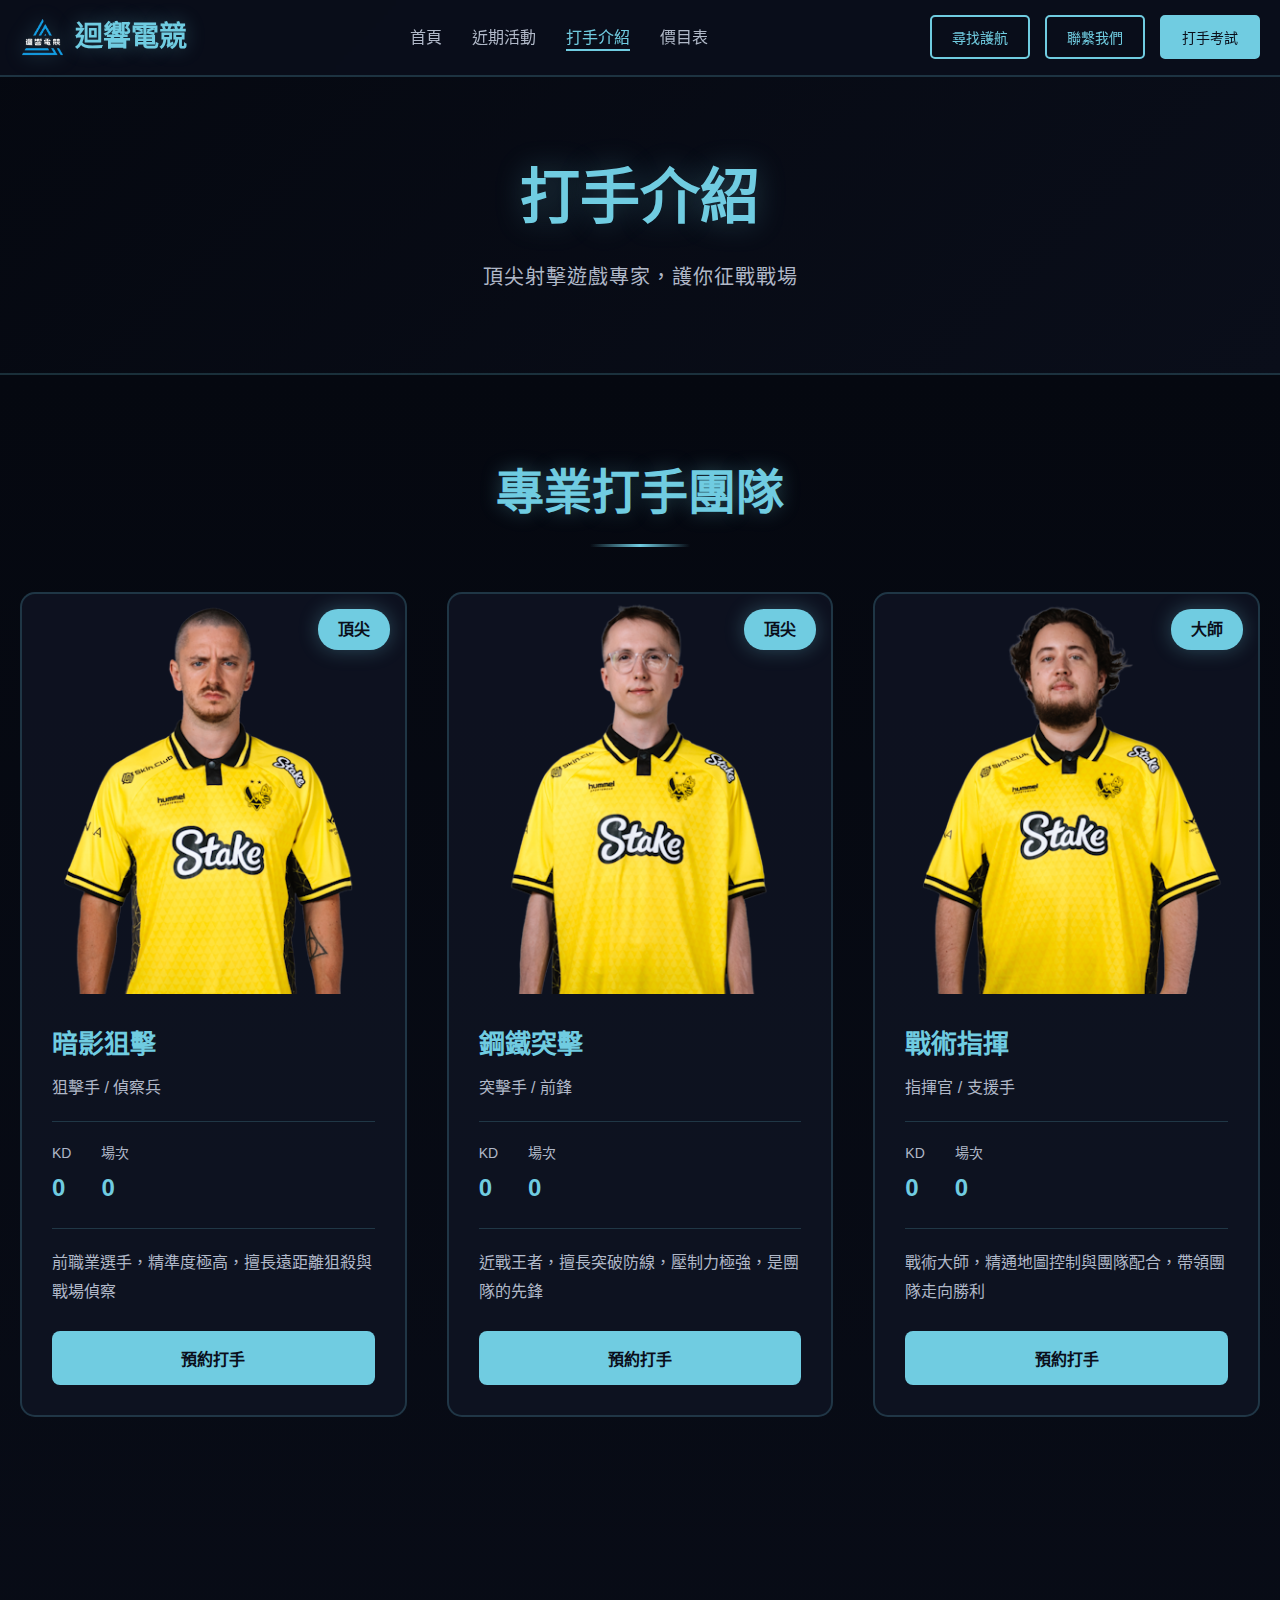
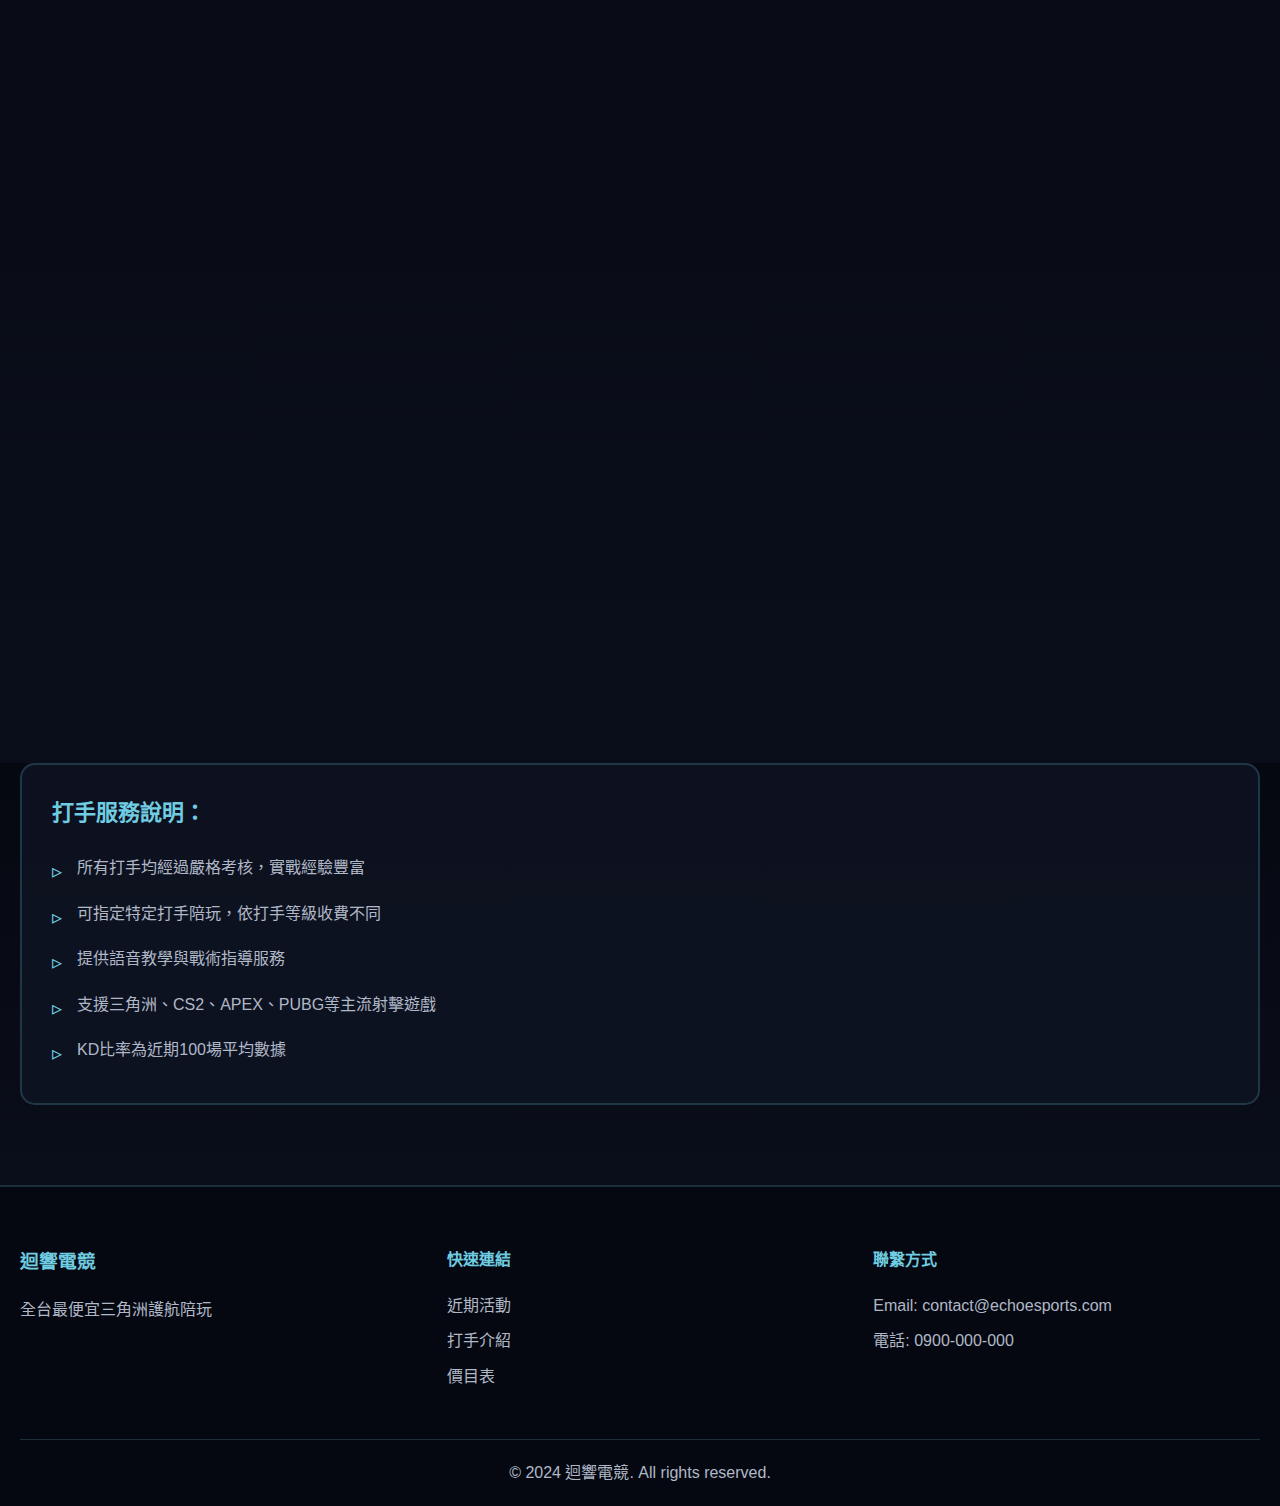
<file: boosters.html>
<!DOCTYPE html>
<html lang="zh-TW">
<head>
    <meta charset="UTF-8">
    <meta name="viewport" content="width=device-width, initial-scale=1.0">
    <title>打手介紹 - 迴響電競</title>
    <link rel="stylesheet" href="css/style.css">
</head>
<body>
    <div class="main-content" id="mainContent">
        <!-- 導航欄 -->
        <nav class="navbar">
            <div class="nav-container">
                <div class="logo">
					<img src="images/Logo.png" alt="迴響電競" class="logo-img">
					<span>迴響電競</span>
				</div>
                <ul class="nav-menu">
                    <li><a href="index.html" class="nav-link">首頁</a></li>
                    <li><a href="events.html" class="nav-link">近期活動</a></li>
                    <li><a href="boosters.html" class="nav-link active">打手介紹</a></li>
                    <li><a href="pricing.html" class="nav-link">價目表</a></li>
                </ul>
                <div class="nav-buttons">
                    <button class="nav-btn">尋找護航</button>
                    <button class="nav-btn">聯繫我們</button>
                    <button class="nav-btn highlight">打手考試</button>
                </div>
                <div class="mobile-menu-toggle" id="mobileMenuToggle">
                    <span></span>
                    <span></span>
                    <span></span>
                </div>
            </div>
        </nav>

        <!-- 頁面標題 -->
        <section class="page-header">
            <div class="page-header-content">
                <h1 class="page-title">打手介紹</h1>
                <p class="page-subtitle">頂尖射擊遊戲專家，護你征戰戰場</p>
            </div>
        </section>

        <!-- 打手介紹區域 -->
        <section class="boosters-section">
            <div class="container">
                <h2 class="section-title">專業打手團隊</h2>
                <div class="boosters-grid">
                    <div class="booster-card">
                        <div class="booster-image">
                            <img src="images/booster1.jpg" alt="打手" onerror="this.src='https://via.placeholder.com/300x400/70cce1/ffffff?text=暗影狙擊'">
                            <div class="booster-rank">頂尖</div>
                        </div>
                        <div class="booster-info">
                            <h3 class="booster-name">暗影狙擊</h3>
                            <p class="booster-role">狙擊手 / 偵察兵</p>
                            <div class="booster-stats">
                                <div class="stat">
                                    <span class="stat-label">KD</span>
                                    <span class="stat-value">3.8</span>
                                </div>
                                <div class="stat">
                                    <span class="stat-label">場次</span>
                                    <span class="stat-value">2500</span>
                                </div>
                            </div>
                            <p class="booster-desc">前職業選手，精準度極高，擅長遠距離狙殺與戰場偵察</p>
                            <button class="booster-btn">預約打手</button>
                        </div>
                    </div>

                    <div class="booster-card">
                        <div class="booster-image">
                            <img src="images/booster2.jpg" alt="打手" onerror="this.src='https://via.placeholder.com/300x400/70cce1/ffffff?text=鋼鐵突擊'">
                            <div class="booster-rank">頂尖</div>
                        </div>
                        <div class="booster-info">
                            <h3 class="booster-name">鋼鐵突擊</h3>
                            <p class="booster-role">突擊手 / 前鋒</p>
                            <div class="booster-stats">
                                <div class="stat">
                                    <span class="stat-label">KD</span>
                                    <span class="stat-value">3.5</span>
                                </div>
                                <div class="stat">
                                    <span class="stat-label">場次</span>
                                    <span class="stat-value">3200</span>
                                </div>
                            </div>
                            <p class="booster-desc">近戰王者，擅長突破防線，壓制力極強，是團隊的先鋒</p>
                            <button class="booster-btn">預約打手</button>
                        </div>
                    </div>

                    <div class="booster-card">
                        <div class="booster-image">
                            <img src="images/booster3.jpg" alt="打手" onerror="this.src='https://via.placeholder.com/300x400/70cce1/ffffff?text=戰術指揮'">
                            <div class="booster-rank">大師</div>
                        </div>
                        <div class="booster-info">
                            <h3 class="booster-name">戰術指揮</h3>
                            <p class="booster-role">指揮官 / 支援手</p>
                            <div class="booster-stats">
                                <div class="stat">
                                    <span class="stat-label">KD</span>
                                    <span class="stat-value">2.9</span>
                                </div>
                                <div class="stat">
                                    <span class="stat-label">場次</span>
                                    <span class="stat-value">2800</span>
                                </div>
                            </div>
                            <p class="booster-desc">戰術大師，精通地圖控制與團隊配合，帶領團隊走向勝利</p>
                            <button class="booster-btn">預約打手</button>
                        </div>
                    </div>

                    <div class="booster-card">
                        <div class="booster-image">
                            <img src="images/booster4.jpg" alt="打手" onerror="this.src='https://via.placeholder.com/300x400/70cce1/ffffff?text=疾風刺客'">
                            <div class="booster-rank">頂尖</div>
                        </div>
                        <div class="booster-info">
                            <h3 class="booster-name">疾風刺客</h3>
                            <p class="booster-role">偵察兵 / 游擊手</p>
                            <div class="booster-stats">
                                <div class="stat">
                                    <span class="stat-label">KD</span>
                                    <span class="stat-value">4.1</span>
                                </div>
                                <div class="stat">
                                    <span class="stat-label">場次</span>
                                    <span class="stat-value">2100</span>
                                </div>
                            </div>
                            <p class="booster-desc">移動迅速，擅長側翼攻擊與後排切入，敵方的夢魘</p>
                            <button class="booster-btn">預約打手</button>
                        </div>
                    </div>

                    <div class="booster-card">
                        <div class="booster-image">
                            <img src="images/booster5.jpg" alt="打手" onerror="this.src='https://via.placeholder.com/300x400/70cce1/ffffff?text=火力壓制'">
                            <div class="booster-rank">大師</div>
                        </div>
                        <div class="booster-info">
                            <h3 class="booster-name">火力壓制</h3>
                            <p class="booster-role">機槍手 / 防守專家</p>
                            <div class="booster-stats">
                                <div class="stat">
                                    <span class="stat-label">KD</span>
                                    <span class="stat-value">3.2</span>
                                </div>
                                <div class="stat">
                                    <span class="stat-label">場次</span>
                                    <span class="stat-value">2600</span>
                                </div>
                            </div>
                            <p class="booster-desc">重火力專家，擅長陣地防守與火力壓制，牢不可破的防線</p>
                            <button class="booster-btn">預約打手</button>
                        </div>
                    </div>

                    <div class="booster-card">
                        <div class="booster-image">
                            <img src="images/booster6.jpg" alt="打手" onerror="this.src='https://via.placeholder.com/300x400/70cce1/ffffff?text=爆破專家'">
                            <div class="booster-rank">大師</div>
                        </div>
                        <div class="booster-info">
                            <h3 class="booster-name">爆破專家</h3>
                            <p class="booster-role">工程師 / 戰術專家</p>
                            <div class="booster-stats">
                                <div class="stat">
                                    <span class="stat-label">KD</span>
                                    <span class="stat-value">2.7</span>
                                </div>
                                <div class="stat">
                                    <span class="stat-label">場次</span>
                                    <span class="stat-value">1900</span>
                                </div>
                            </div>
                            <p class="booster-desc">精通各種裝備與道具，擅長破解敵方防線與設置陷阱</p>
                            <button class="booster-btn">預約打手</button>
                        </div>
                    </div>
                    
                </div>
            </div>
        </section>

        <!-- 打手說明 -->
        <section class="boosting-section" style="padding-top: 0;">
            <div class="container">
                <div class="boosting-notes">
                    <h4>打手服務說明：</h4>
                    <ul>
                        <li>所有打手均經過嚴格考核，實戰經驗豐富</li>
                        <li>可指定特定打手陪玩，依打手等級收費不同</li>
                        <li>提供語音教學與戰術指導服務</li>
                        <li>支援三角洲、CS2、APEX、PUBG等主流射擊遊戲</li>
                        <li>KD比率為近期100場平均數據</li>
                    </ul>
                </div>
            </div>
        </section>

        <!-- 頁腳 -->
        <footer class="footer">
            <div class="container">
                <div class="footer-content">
                    <div class="footer-section">
                        <h3>迴響電競</h3>
                        <p>全台最便宜三角洲護航陪玩</p>
                    </div>
                    <div class="footer-section">
                        <h4>快速連結</h4>
                        <ul>
                            <li><a href="events.html">近期活動</a></li>
                            <li><a href="boosters.html">打手介紹</a></li>
                            <li><a href="pricing.html">價目表</a></li>
                        </ul>
                    </div>
                    <div class="footer-section">
                        <h4>聯繫方式</h4>
                        <p>Email: contact@echoesports.com</p>
                        <p>電話: 0900-000-000</p>
                    </div>
                </div>
                <div class="footer-bottom">
                    <p>&copy; 2024 迴響電競. All rights reserved.</p>
                </div>
            </div>
        </footer>
    </div>

    <script src="js/main.js"></script>
</body>
</html>
</file>
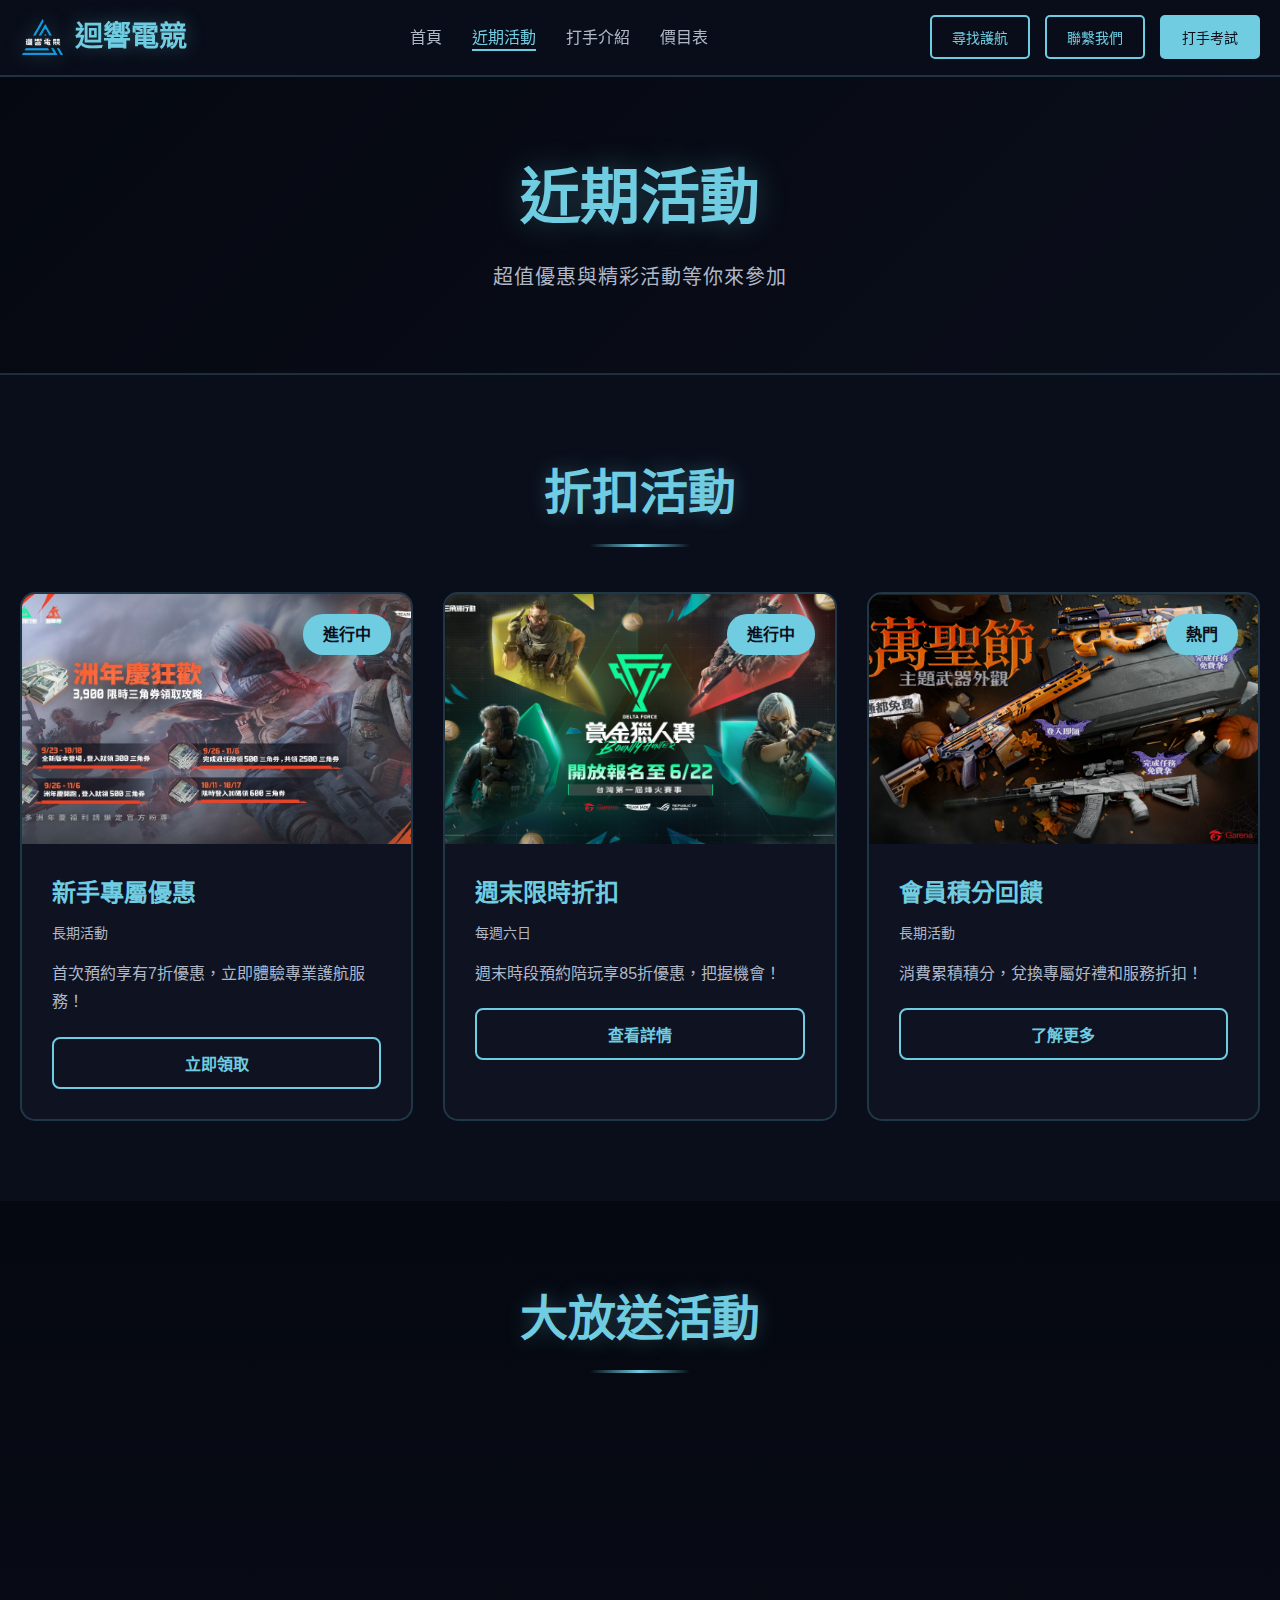
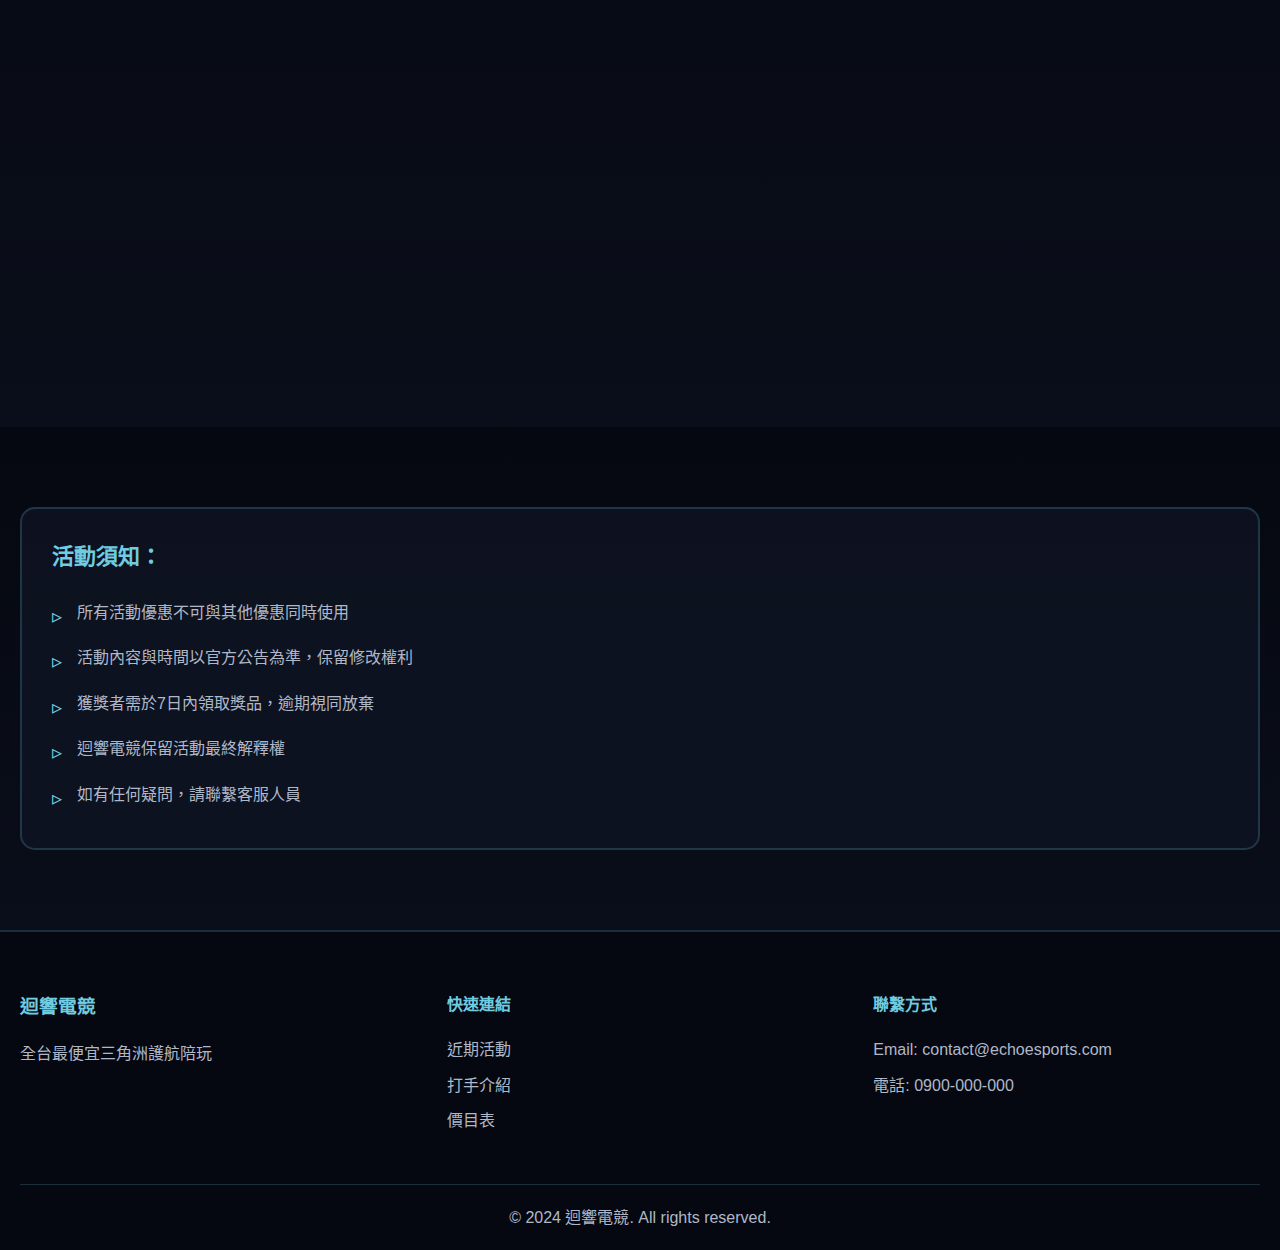
<file: events.html>
<!DOCTYPE html>
<html lang="zh-TW">
<head>
    <meta charset="UTF-8">
    <meta name="viewport" content="width=device-width, initial-scale=1.0">
    <title>近期活動 - 迴響電競</title>
    <link rel="stylesheet" href="css/style.css">
</head>
<body>
    <div class="main-content" id="mainContent">
        <!-- 導航欄 -->
        <nav class="navbar">
            <div class="nav-container">
                <div class="logo">
					<img src="images/Logo.png" alt="迴響電競" class="logo-img">
					<span>迴響電競</span>
				</div>
                <ul class="nav-menu">
                    <li><a href="index.html" class="nav-link">首頁</a></li>
                    <li><a href="events.html" class="nav-link active">近期活動</a></li>
                    <li><a href="boosters.html" class="nav-link">打手介紹</a></li>
                    <li><a href="pricing.html" class="nav-link">價目表</a></li>
                </ul>
                <div class="nav-buttons">
                    <button class="nav-btn">尋找護航</button>
                    <button class="nav-btn">聯繫我們</button>
                    <button class="nav-btn highlight">打手考試</button>
                </div>
                <div class="mobile-menu-toggle" id="mobileMenuToggle">
                    <span></span>
                    <span></span>
                    <span></span>
                </div>
            </div>
        </nav>

        <!-- 頁面標題 -->
        <section class="page-header">
            <div class="page-header-content">
                <h1 class="page-title">近期活動</h1>
                <p class="page-subtitle">超值優惠與精彩活動等你來參加</p>
            </div>
        </section>

        <!-- 折扣活動區域 -->
        <section class="events-section">
            <div class="container">
                <h2 class="section-title">折扣活動</h2>
                <div class="events-grid">
                    <div class="event-card">
                        <div class="event-badge">進行中</div>
                        <div class="event-image">
                            <img src="images/discount1.jpg" alt="新手專屬優惠" onerror="this.src='https://via.placeholder.com/400x250/70cce1/ffffff?text=新手專屬優惠'">
                        </div>
                        <div class="event-content">
                            <h3>新手專屬優惠</h3>
                            <p class="event-date">長期活動</p>
                            <p class="event-desc">首次預約享有7折優惠，立即體驗專業護航服務！</p>
                            <button class="event-btn">立即領取</button>
                        </div>
                    </div>
                    <div class="event-card">
                        <div class="event-badge">進行中</div>
                        <div class="event-image">
                            <img src="images/discount2.jpg" alt="週末限時折扣" onerror="this.src='https://via.placeholder.com/400x250/70cce1/ffffff?text=週末限時折扣'">
                        </div>
                        <div class="event-content">
                            <h3>週末限時折扣</h3>
                            <p class="event-date">每週六日</p>
                            <p class="event-desc">週末時段預約陪玩享85折優惠，把握機會！</p>
                            <button class="event-btn">查看詳情</button>
                        </div>
                    </div>
                    <div class="event-card">
                        <div class="event-badge">熱門</div>
                        <div class="event-image">
                            <img src="images/discount3.jpg" alt="會員積分回饋" onerror="this.src='https://via.placeholder.com/400x250/70cce1/ffffff?text=會員積分回饋'">
                        </div>
                        <div class="event-content">
                            <h3>會員積分回饋</h3>
                            <p class="event-date">長期活動</p>
                            <p class="event-desc">消費累積積分，兌換專屬好禮和服務折扣！</p>
                            <button class="event-btn">了解更多</button>
                        </div>
                    </div>
                </div>
            </div>
        </section>

        <!-- 大放送活動區域 -->
        <section class="events-section" style="background: linear-gradient(180deg, var(--darker-bg) 0%, var(--dark-bg) 100%);">
            <div class="container">
                <h2 class="section-title">大放送活動</h2>
                <div class="events-grid">
                    <div class="event-card">
                        <div class="event-badge" style="background: #ff4757;">大放送</div>
                        <div class="event-image">
                            <img src="images/giveaway1.jpg" alt="推薦好友送好禮" onerror="this.src='https://via.placeholder.com/400x250/70cce1/ffffff?text=推薦好友送好禮'">
                        </div>
                        <div class="event-content">
                            <h3>推薦好友送好禮</h3>
                            <p class="event-date">長期活動</p>
                            <p class="event-desc">成功推薦好友註冊，雙方各得500點積分！推薦越多送越多！</p>
                            <button class="event-btn">立即推薦</button>
                        </div>
                    </div>
                    <div class="event-card">
                        <div class="event-badge" style="background: #ff4757;">大放送</div>
                        <div class="event-image">
                            <img src="images/giveaway2.jpg" alt="打手招募計畫" onerror="this.src='https://via.placeholder.com/400x250/70cce1/ffffff?text=打手招募計畫'">
                        </div>
                        <div class="event-content">
                            <h3>打手招募計畫</h3>
                            <p class="event-date">2024/12/01 開始</p>
                            <p class="event-desc">尋找頂尖電競選手加入我們的團隊，優渥待遇等你來！通過考試送3000元獎金！</p>
                            <button class="event-btn">立即報名</button>
                        </div>
                    </div>
                    <div class="event-card">
                        <div class="event-badge" style="background: #ff4757;">大放送</div>
                        <div class="event-image">
                            <img src="images/giveaway3.jpg" alt="免費體驗活動" onerror="this.src='https://via.placeholder.com/400x250/70cce1/ffffff?text=免費體驗活動'">
                        </div>
                        <div class="event-content">
                            <h3>免費體驗活動</h3>
                            <p class="event-date">每月抽選</p>
                            <p class="event-desc">每月抽出10名幸運會員，免費體驗2小時頂級護航服務！</p>
                            <button class="event-btn">參加抽獎</button>
                        </div>
                    </div>
                </div>
            </div>
        </section>

        <!-- 活動須知 -->
        <section class="boosting-section">
            <div class="container">
                <div class="boosting-notes">
                    <h4>活動須知：</h4>
                    <ul>
                        <li>所有活動優惠不可與其他優惠同時使用</li>
                        <li>活動內容與時間以官方公告為準，保留修改權利</li>
                        <li>獲獎者需於7日內領取獎品，逾期視同放棄</li>
                        <li>迴響電競保留活動最終解釋權</li>
                        <li>如有任何疑問，請聯繫客服人員</li>
                    </ul>
                </div>
            </div>
        </section>

        <!-- 頁腳 -->
        <footer class="footer">
            <div class="container">
                <div class="footer-content">
                    <div class="footer-section">
                        <h3>迴響電競</h3>
                        <p>全台最便宜三角洲護航陪玩</p>
                    </div>
                    <div class="footer-section">
                        <h4>快速連結</h4>
                        <ul>
                            <li><a href="events.html">近期活動</a></li>
                            <li><a href="boosters.html">打手介紹</a></li>
                            <li><a href="pricing.html">價目表</a></li>
                        </ul>
                    </div>
                    <div class="footer-section">
                        <h4>聯繫方式</h4>
                        <p>Email: contact@echoesports.com</p>
                        <p>電話: 0900-000-000</p>
                    </div>
                </div>
                <div class="footer-bottom">
                    <p>&copy; 2024 迴響電競. All rights reserved.</p>
                </div>
            </div>
        </footer>
    </div>

    <script src="js/main.js"></script>
</body>
</html>
</file>
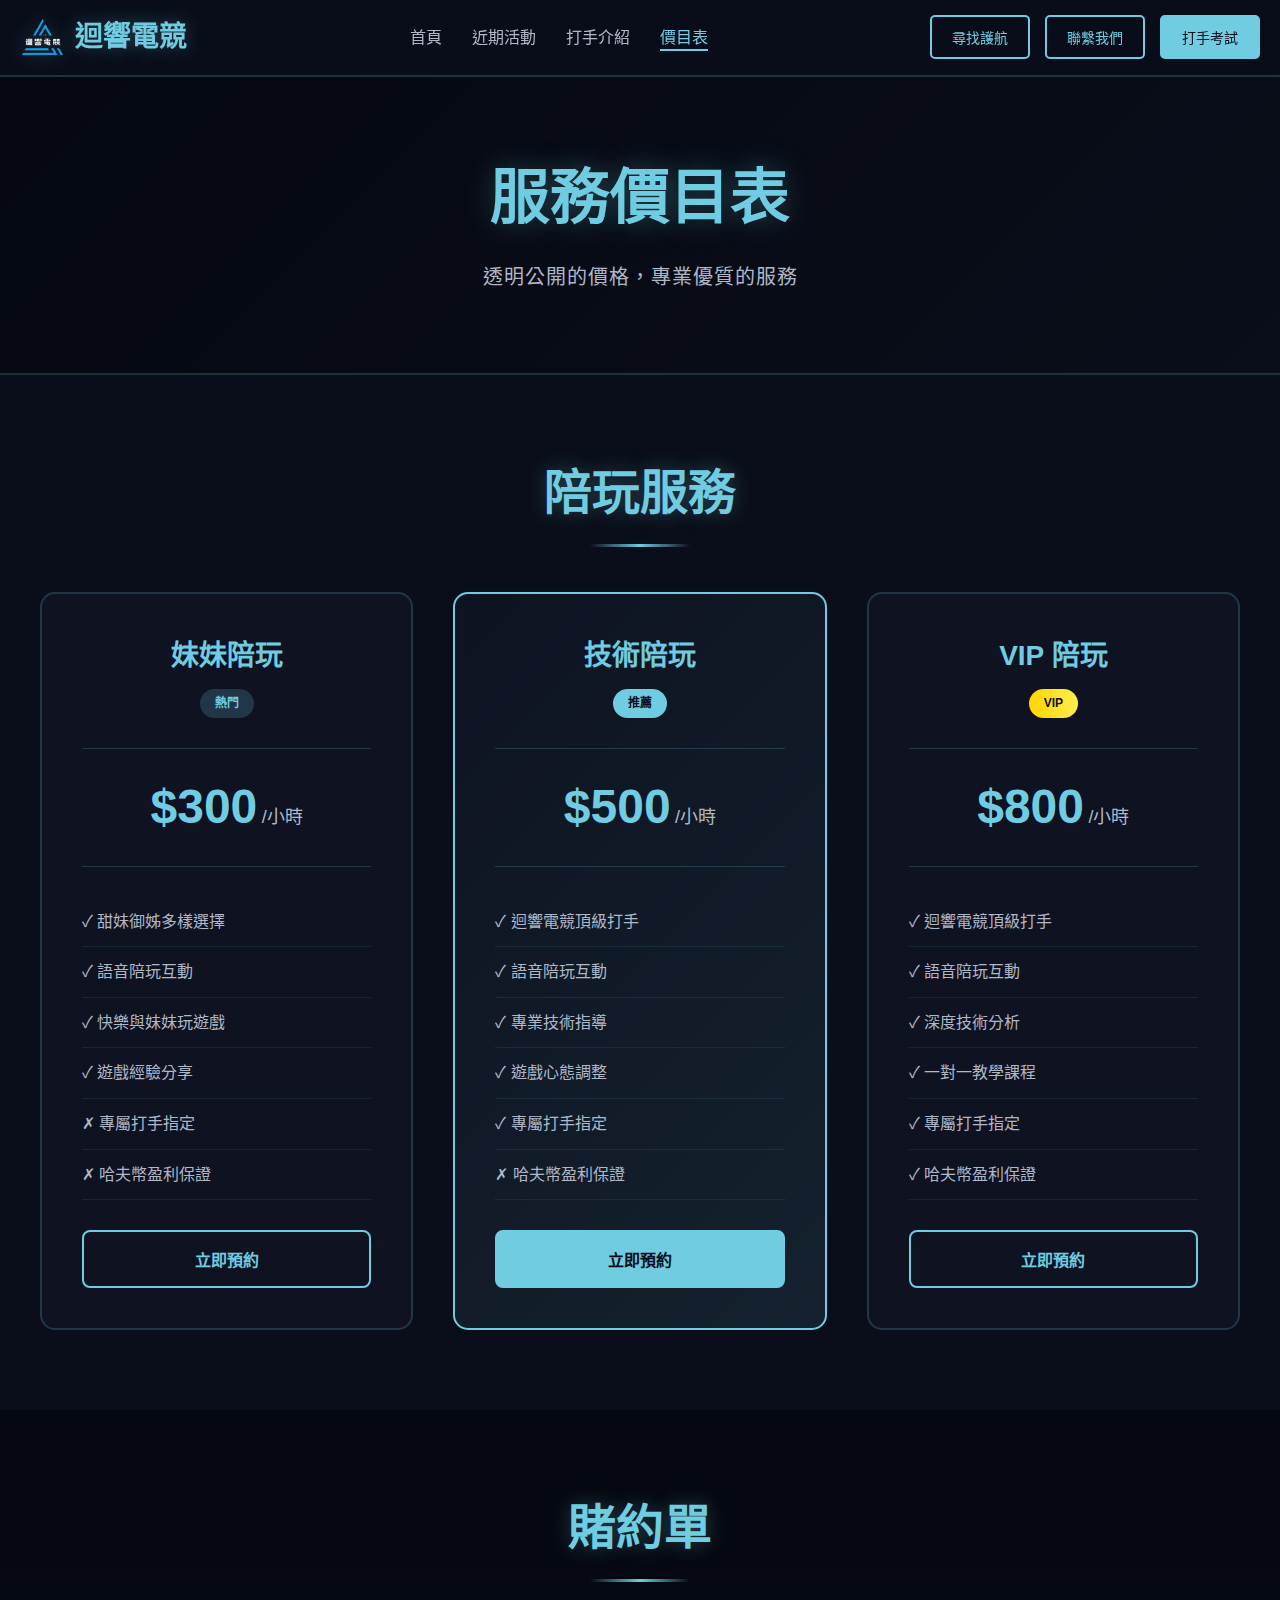
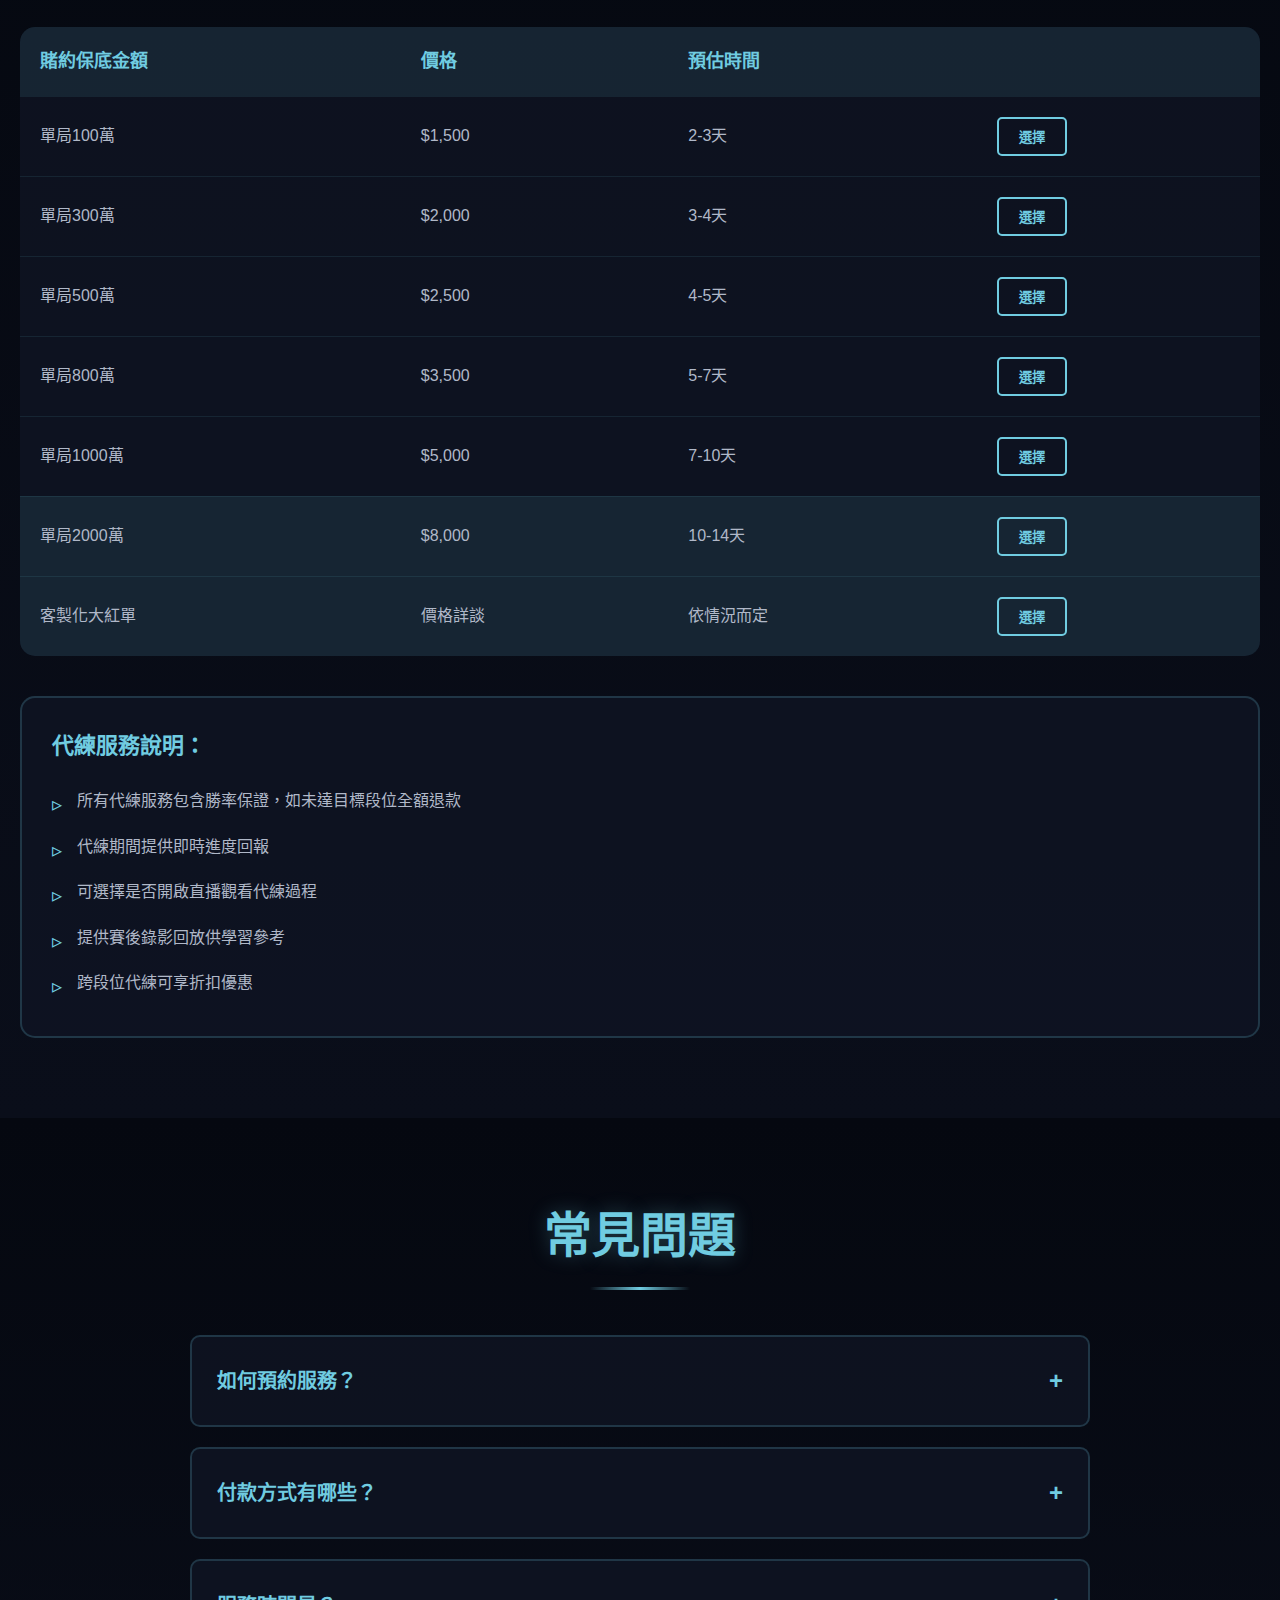
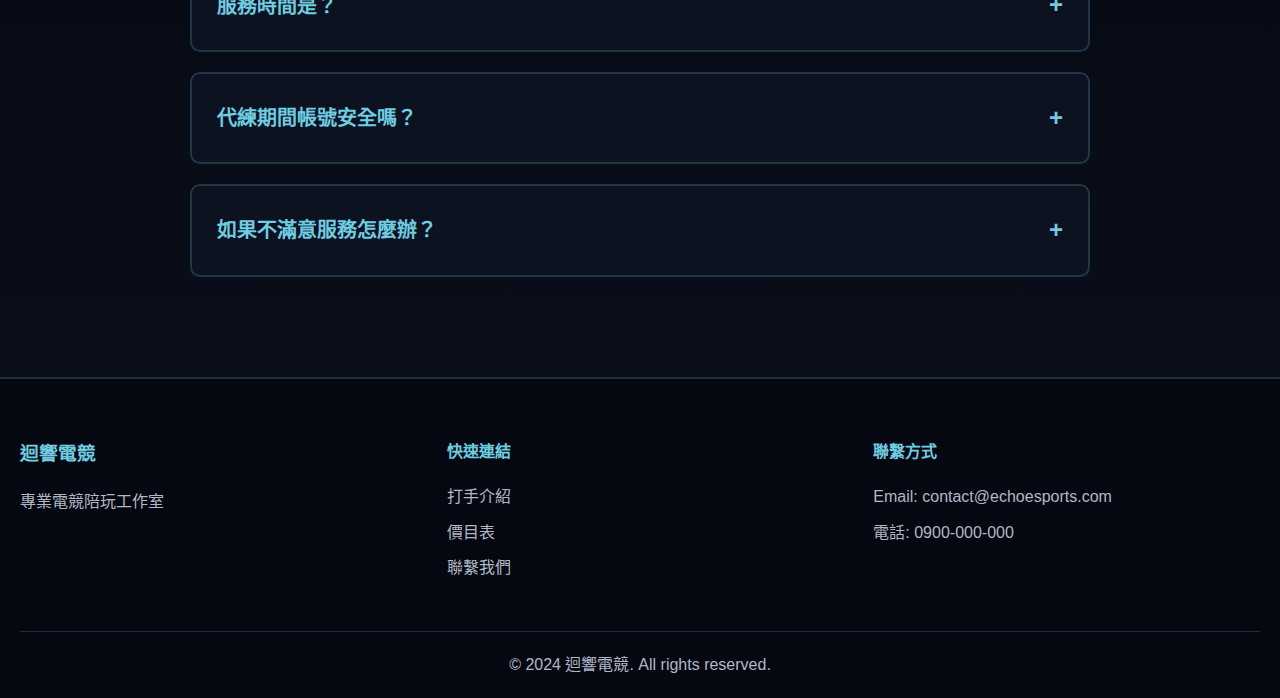
<file: pricing.html>
<!DOCTYPE html>
<html lang="zh-TW">
<head>
    <meta charset="UTF-8">
    <meta name="viewport" content="width=device-width, initial-scale=1.0">
    <title>價目表 - 迴響電競</title>
    <link rel="stylesheet" href="css/style.css">
</head>
<body>
    <div class="main-content" id="mainContent">
        <!-- 導航欄 -->
        <nav class="navbar">
            <div class="nav-container">
                <div class="logo">
					<img src="images/Logo.png" alt="迴響電競" class="logo-img">
					<span>迴響電競</span>
				</div>
                <ul class="nav-menu">
                    <li><a href="index.html" class="nav-link">首頁</a></li>
                    <li><a href="boosters.html" class="nav-link">近期活動</a></li>
                    <li><a href="boosters.html" class="nav-link">打手介紹</a></li>
                    <li><a href="pricing.html" class="nav-link active">價目表</a></li>
                </ul>
                <div class="nav-buttons">
                    <button class="nav-btn">尋找護航</button>
                    <button class="nav-btn">聯繫我們</button>
                    <button class="nav-btn highlight">打手考試</button>
                </div>
                <div class="mobile-menu-toggle" id="mobileMenuToggle">
                    <span></span>
                    <span></span>
                    <span></span>
                </div>
            </div>
        </nav>

        <!-- 頁面標題 -->
        <section class="page-header">
            <div class="page-header-content">
                <h1 class="page-title">服務價目表</h1>
                <p class="page-subtitle">透明公開的價格，專業優質的服務</p>
            </div>
        </section>

        <!-- 價格方案區域 -->
        <section class="pricing-section">
            <div class="container">
                <h2 class="section-title">陪玩服務</h2>
                <div class="pricing-grid">
                    <div class="pricing-card">
                        <div class="pricing-header">
                            <h3>妹妹陪玩</h3>
                            <div class="pricing-badge">熱門</div>
                        </div>
                        <div class="pricing-price">
                            <span class="price-amount">$300</span>
                            <span class="price-unit">/小時</span>
                        </div>
                        <ul class="pricing-features">
                            <li>✓ 甜妹御姊多樣選擇</li>
                            <li>✓ 語音陪玩互動</li>
                            <li>✓ 快樂與妹妹玩遊戲</li>
                            <li>✓ 遊戲經驗分享</li>
                            <li>✗ 專屬打手指定</li>
                            <li>✗ 哈夫幣盈利保證</li>
                        </ul>
                        <button class="pricing-btn">立即預約</button>
                    </div>

                    <div class="pricing-card featured">
                        <div class="pricing-header">
                            <h3>技術陪玩</h3>
                            <div class="pricing-badge recommend">推薦</div>
                        </div>
                        <div class="pricing-price">
                            <span class="price-amount">$500</span>
                            <span class="price-unit">/小時</span>
                        </div>
                        <ul class="pricing-features">
                            <li>✓ 迴響電競頂級打手</li>
                            <li>✓ 語音陪玩互動</li>
                            <li>✓ 專業技術指導</li>
                            <li>✓ 遊戲心態調整</li>
                            <li>✓ 專屬打手指定</li>
                            <li>✗ 哈夫幣盈利保證</li>
                        </ul>
                        <button class="pricing-btn featured-btn">立即預約</button>
                    </div>

                    <div class="pricing-card">
                        <div class="pricing-header">
                            <h3>VIP 陪玩</h3>
                            <div class="pricing-badge vip">VIP</div>
                        </div>
                        <div class="pricing-price">
                            <span class="price-amount">$800</span>
                            <span class="price-unit">/小時</span>
                        </div>
                        <ul class="pricing-features">
                            <li>✓ 迴響電競頂級打手</li>
                            <li>✓ 語音陪玩互動</li>
                            <li>✓ 深度技術分析</li>
                            <li>✓ 一對一教學課程</li>
                            <li>✓ 專屬打手指定</li>
                            <li>✓ 哈夫幣盈利保證</li>
                        </ul>
                        <button class="pricing-btn">立即預約</button>
                    </div>
                </div>
            </div>
        </section>

        <!-- 賭約單區域 -->
        <section class="boosting-section">
            <div class="container">
                <h2 class="section-title">賭約單</h2>
                <div class="boosting-table-wrapper">
                    <table class="boosting-table">
                        <thead>
                            <tr>
                                <th>賭約保底金額</th>
                                <th>價格</th>
                                <th>預估時間</th>
                                <th></th>
                            </tr>
                        </thead>
                        <tbody>
                            <tr>
                                <td>單局100萬</td>
                                <td>$1,500</td>
                                <td>2-3天</td>
                                <td><button class="table-btn">選擇</button></td>
                            </tr>
                            <tr>
                                <td>單局300萬</td>
                                <td>$2,000</td>
                                <td>3-4天</td>
                                <td><button class="table-btn">選擇</button></td>
                            </tr>
                            <tr>
                                <td>單局500萬</td>
                                <td>$2,500</td>
                                <td>4-5天</td>
                                <td><button class="table-btn">選擇</button></td>
                            </tr>
                            <tr>
                                <td>單局800萬</td>
                                <td>$3,500</td>
                                <td>5-7天</td>
                                <td><button class="table-btn">選擇</button></td>
                            </tr>
                            <tr>
                                <td>單局1000萬</td>
                                <td>$5,000</td>
                                <td>7-10天</td>
                                <td><button class="table-btn">選擇</button></td>
                            </tr>
                            <tr class="highlight-row">
                                <td>單局2000萬</td>
                                <td>$8,000</td>
                                <td>10-14天</td>
                                <td><button class="table-btn">選擇</button></td>
                            </tr>
                            <tr class="highlight-row">
                                <td>客製化大紅單</td>
                                <td>價格詳談</td>
                                <td>依情況而定</td>
                                <td><button class="table-btn">選擇</button></td>
                            </tr>
                        </tbody>
                    </table>
                </div>
                <div class="boosting-notes">
                    <h4>代練服務說明：</h4>
                    <ul>
                        <li>所有代練服務包含勝率保證，如未達目標段位全額退款</li>
                        <li>代練期間提供即時進度回報</li>
                        <li>可選擇是否開啟直播觀看代練過程</li>
                        <li>提供賽後錄影回放供學習參考</li>
                        <li>跨段位代練可享折扣優惠</li>
                    </ul>
                </div>
            </div>
        </section>

        <!-- 常見問題區域 -->
        <section class="faq-section">
            <div class="container">
                <h2 class="section-title">常見問題</h2>
                <div class="faq-container">
                    <div class="faq-item">
                        <div class="faq-question">
                            <h4>如何預約服務？</h4>
                            <span class="faq-icon">+</span>
                        </div>
                        <div class="faq-answer">
                            <p>您可以透過網站上的「尋找護航」按鈕或「聯繫我們」功能進行預約。我們的客服團隊會在最短時間內與您聯繫，安排適合的打手。</p>
                        </div>
                    </div>

                    <div class="faq-item">
                        <div class="faq-question">
                            <h4>付款方式有哪些？</h4>
                            <span class="faq-icon">+</span>
                        </div>
                        <div class="faq-answer">
                            <p>我們支援多種付款方式，包括信用卡、ATM轉帳、超商代碼繳費等。所有交易均透過安全加密通道進行，保障您的資金安全。</p>
                        </div>
                    </div>

                    <div class="faq-item">
                        <div class="faq-question">
                            <h4>服務時間是？</h4>
                            <span class="faq-icon">+</span>
                        </div>
                        <div class="faq-answer">
                            <p>我們提供24小時全天候服務。您可以根據自己的時間安排預約打手，我們會盡力配合您的需求。</p>
                        </div>
                    </div>

                    <div class="faq-item">
                        <div class="faq-question">
                            <h4>代練期間帳號安全嗎？</h4>
                            <span class="faq-icon">+</span>
                        </div>
                        <div class="faq-answer">
                            <p>我們非常重視帳號安全。所有打手都經過嚴格篩選和背景調查，且代練期間會簽訂保密協議。如有任何帳號安全問題，我們將負全責。</p>
                        </div>
                    </div>

                    <div class="faq-item">
                        <div class="faq-question">
                            <h4>如果不滿意服務怎麼辦？</h4>
                            <span class="faq-icon">+</span>
                        </div>
                        <div class="faq-answer">
                            <p>我們提供100%滿意保證。如果您對服務不滿意，可以在服務結束後24小時內申請退款或更換打手。客戶滿意是我們的首要目標。</p>
                        </div>
                    </div>
                </div>
            </div>
        </section>

        <!-- 頁腳 -->
        <footer class="footer">
            <div class="container">
                <div class="footer-content">
                    <div class="footer-section">
                        <h3>迴響電競</h3>
                        <p>專業電競陪玩工作室</p>
                    </div>
                    <div class="footer-section">
                        <h4>快速連結</h4>
                        <ul>
                            <li><a href="boosters.html">打手介紹</a></li>
                            <li><a href="pricing.html">價目表</a></li>
                            <li><a href="#contact">聯繫我們</a></li>
                        </ul>
                    </div>
                    <div class="footer-section">
                        <h4>聯繫方式</h4>
                        <p>Email: contact@echoesports.com</p>
                        <p>電話: 0900-000-000</p>
                    </div>
                </div>
                <div class="footer-bottom">
                    <p>&copy; 2024 迴響電競. All rights reserved.</p>
                </div>
            </div>
        </footer>
    </div>

    <script src="js/main.js"></script>
</body>
</html>
</file>
<file: css/style.css>
/* ===== 全局樣式 ===== */
* {
    margin: 0;
    padding: 0;
    box-sizing: border-box;
}

:root {
    --primary-color: rgb(112, 204, 225);
    --primary-dark: rgb(70, 160, 185);
    --primary-light: rgb(150, 220, 235);
    --dark-bg: #0a0e1a;
    --darker-bg: #050810;
    --card-bg: rgba(15, 20, 35, 0.8);
    --text-primary: #ffffff;
    --text-secondary: #b0b8c8;
    --accent-glow: rgba(112, 204, 225, 0.3);
}

body {
    font-family: 'Microsoft JhengHei', 'PingFang TC', 'Noto Sans TC', sans-serif;
    background-color: var(--dark-bg);
    color: var(--text-primary);
    line-height: 1.6;
    overflow-x: hidden;
}

.container {
    max-width: 1400px;
    margin: 0 auto;
    padding: 0 20px;
}

/* ===== 載入畫面 ===== */
.loading-screen {
    position: fixed;
    top: 0;
    left: 0;
    width: 100%;
    height: 100%;
    background: linear-gradient(135deg, var(--darker-bg) 0%, var(--dark-bg) 100%);
    display: flex;
    justify-content: center;
    align-items: center;
    z-index: 10000;
    transition: opacity 0.5s ease, visibility 0.5s ease;
}

.loading-screen.hidden {
    opacity: 0;
    visibility: hidden;
}

.spinner {
    position: relative;
    width: 200px;
    height: 200px;
    display: flex;
    justify-content: center;
    align-items: center;
}

.spinner-ring {
    position: absolute;
    width: 100%;
    height: 100%;
    border: 3px solid transparent;
    border-top-color: var(--primary-color);
    border-radius: 50%;
    animation: spin 2s cubic-bezier(0.68, -0.55, 0.265, 1.55) infinite;
}

.spinner-ring:nth-child(2) {
    width: 80%;
    height: 80%;
    border-top-color: var(--primary-light);
    animation-duration: 1.5s;
    animation-delay: -0.5s;
}

.spinner-ring:nth-child(3) {
    width: 60%;
    height: 60%;
    border-top-color: var(--primary-dark);
    animation-duration: 1s;
    animation-delay: -1s;
}

@keyframes spin {
    0% {
        transform: rotate(0deg) scale(1);
    }
    50% {
        transform: rotate(180deg) scale(1.1);
    }
    100% {
        transform: rotate(360deg) scale(1);
    }
}

.logo-text {
    position: absolute;
    font-size: 24px;
    font-weight: bold;
    color: var(--primary-color);
    text-shadow: 0 0 20px var(--accent-glow);
    animation: pulse 2s ease-in-out infinite;
}

.logo-image {
    position: absolute;
    max-width: 150px;
    max-height: 150px;
    animation: pulse 2s ease-in-out infinite;
    filter: drop-shadow(0 0 20px var(--accent-glow));
}

@keyframes pulse {
    0%, 100% {
        opacity: 1;
        transform: scale(1);
    }
    50% {
        opacity: 0.7;
        transform: scale(1.05);
    }
}

/* ===== 主內容 ===== */
.main-content {
    opacity: 0;
    transition: opacity 0.8s ease;
}

.main-content.visible {
    opacity: 1;
}

/* ===== 導航欄 ===== */
.navbar {
    position: fixed;
    top: 0;
    left: 0;
    width: 100%;
    background: rgba(10, 14, 26, 0.95);
    backdrop-filter: blur(10px);
    padding: 15px 0;
    z-index: 1000;
    border-bottom: 2px solid rgba(112, 204, 225, 0.2);
    transition: all 0.3s ease;
}

.navbar.scrolled {
    padding: 10px 0;
    box-shadow: 0 5px 30px rgba(0, 0, 0, 0.5);
}

.nav-container {
    max-width: 1400px;
    margin: 0 auto;
    padding: 0 20px;
    display: flex;
    justify-content: space-between;
    align-items: center;
}

.logo {
    display: flex;
    align-items: center;
    gap: 10px;
    font-size: 28px;
    font-weight: bold;
    color: var(--primary-color);
    text-shadow: 0 0 20px var(--accent-glow);
    cursor: pointer;
    transition: transform 0.3s ease;
}

.logo-img {
    height: 40px;
    width: auto;
    filter: drop-shadow(0 0 10px var(--accent-glow));
}

.logo:hover {
    transform: scale(1.05);
}

.nav-menu {
    display: flex;
    list-style: none;
    gap: 30px;
}

.nav-link {
    color: var(--text-secondary);
    text-decoration: none;
    font-size: 16px;
    transition: color 0.3s ease;
    position: relative;
}

.nav-link::after {
    content: '';
    position: absolute;
    bottom: -5px;
    left: 0;
    width: 0;
    height: 2px;
    background: var(--primary-color);
    transition: width 0.3s ease;
}

.nav-link:hover,
.nav-link.active {
    color: var(--primary-color);
}

.nav-link:hover::after,
.nav-link.active::after {
    width: 100%;
}

.nav-buttons {
    display: flex;
    gap: 15px;
}

.nav-btn {
    padding: 10px 20px;
    background: transparent;
    border: 2px solid var(--primary-color);
    color: var(--primary-color);
    cursor: pointer;
    font-size: 14px;
    border-radius: 5px;
    transition: all 0.3s ease;
    font-weight: 500;
}

.nav-btn:hover {
    background: var(--primary-color);
    color: var(--dark-bg);
    box-shadow: 0 0 20px var(--accent-glow);
    transform: translateY(-2px);
}

.nav-btn.highlight {
    background: var(--primary-color);
    color: var(--dark-bg);
}

.nav-btn.highlight:hover {
    background: var(--primary-light);
    box-shadow: 0 0 30px var(--accent-glow);
}

.mobile-menu-toggle {
    display: none;
    flex-direction: column;
    gap: 5px;
    cursor: pointer;
}

.mobile-menu-toggle span {
    width: 25px;
    height: 3px;
    background: var(--primary-color);
    transition: all 0.3s ease;
}

/* ===== 英雄區域 ===== */
.hero-section {
    position: relative;
    height: 100vh;
    display: flex;
    justify-content: center;
    align-items: center;
    overflow: hidden;
}

.video-background {
    position: absolute;
    top: 0;
    left: 0;
    width: 100%;
    height: 100%;
    z-index: 1;
}

.video-background video {
    width: 100%;
    height: 100%;
    object-fit: cover;
}

.video-overlay {
    position: absolute;
    top: 0;
    left: 0;
    width: 100%;
    height: 100%;
    background: linear-gradient(
        135deg,
        rgba(10, 14, 26, 0.85) 0%,
        rgba(10, 14, 26, 0.6) 50%,
        rgba(10, 14, 26, 0.85) 100%
    );
    z-index: 2;
}

.hero-content {
    position: relative;
    z-index: 3;
    text-align: center;
    max-width: 900px;
    padding: 0 20px;
}

.hero-title {
    font-size: 80px;
    font-weight: bold;
    margin-bottom: 20px;
    text-shadow: 0 0 30px var(--accent-glow);
}

.glitch {
    position: relative;
    color: var(--primary-color);
    animation: glitch-text 3s infinite;
}

@keyframes glitch-text {
    0%, 90%, 100% {
        text-shadow: 0 0 30px var(--accent-glow);
    }
    92% {
        text-shadow: 2px 0 var(--primary-color), -2px 0 #ff00de;
    }
    94% {
        text-shadow: -2px 0 var(--primary-color), 2px 0 #00ffff;
    }
}

.hero-subtitle {
    font-size: 24px;
    color: var(--text-secondary);
    margin-bottom: 40px;
    letter-spacing: 2px;
}

.hero-buttons {
    display: flex;
    gap: 20px;
    justify-content: center;
}

.hero-btn {
    padding: 15px 40px;
    font-size: 18px;
    border: none;
    border-radius: 8px;
    cursor: pointer;
    font-weight: bold;
    transition: all 0.3s ease;
}

.hero-btn.primary {
    background: var(--primary-color);
    color: var(--dark-bg);
    box-shadow: 0 5px 20px var(--accent-glow);
}

.hero-btn.primary:hover {
    background: var(--primary-light);
    box-shadow: 0 8px 30px var(--accent-glow);
    transform: translateY(-3px);
}

.hero-btn.secondary {
    background: transparent;
    color: var(--primary-color);
    border: 2px solid var(--primary-color);
}

.hero-btn.secondary:hover {
    background: var(--primary-color);
    color: var(--dark-bg);
    box-shadow: 0 5px 20px var(--accent-glow);
    transform: translateY(-3px);
}

.scroll-indicator {
    position: absolute;
    bottom: 30px;
    left: 50%;
    transform: translateX(-50%);
    z-index: 3;
}

.scroll-arrow {
    width: 30px;
    height: 50px;
    border: 2px solid var(--primary-color);
    border-radius: 20px;
    position: relative;
}

.scroll-arrow::after {
    content: '';
    position: absolute;
    top: 10px;
    left: 50%;
    transform: translateX(-50%);
    width: 6px;
    height: 6px;
    background: var(--primary-color);
    border-radius: 50%;
    animation: scroll-down 2s infinite;
}

@keyframes scroll-down {
    0% {
        top: 10px;
        opacity: 1;
    }
    100% {
        top: 30px;
        opacity: 0;
    }
}

/* ===== 區塊標題 ===== */
.section-title {
    font-size: 48px;
    text-align: center;
    margin-bottom: 60px;
    color: var(--primary-color);
    text-shadow: 0 0 20px var(--accent-glow);
    position: relative;
}

.section-title::after {
    content: '';
    position: absolute;
    bottom: -15px;
    left: 50%;
    transform: translateX(-50%);
    width: 100px;
    height: 3px;
    background: linear-gradient(90deg, transparent, var(--primary-color), transparent);
}

/* ===== 特色服務 ===== */
.features-section {
    padding: 100px 0;
    background: linear-gradient(180deg, var(--dark-bg) 0%, var(--darker-bg) 100%);
}

.features-grid {
    display: grid;
    grid-template-columns: repeat(auto-fit, minmax(280px, 1fr));
    gap: 30px;
}

.feature-card {
    background: var(--card-bg);
    padding: 40px;
    border-radius: 15px;
    border: 2px solid rgba(112, 204, 225, 0.2);
    text-align: center;
    transition: all 0.3s ease;
    backdrop-filter: blur(10px);
}

.feature-card:hover {
    border-color: var(--primary-color);
    box-shadow: 0 10px 40px var(--accent-glow);
    transform: translateY(-10px);
}

.feature-icon {
    font-size: 60px;
    margin-bottom: 20px;
    filter: drop-shadow(0 0 10px var(--accent-glow));
}

.feature-card h3 {
    font-size: 24px;
    color: var(--primary-color);
    margin-bottom: 15px;
}

.feature-card p {
    color: var(--text-secondary);
    line-height: 1.8;
}

/* ===== 頁面標題 ===== */
.page-header {
    padding: 150px 0 80px;
    background: linear-gradient(135deg, var(--darker-bg) 0%, var(--dark-bg) 100%);
    text-align: center;
    border-bottom: 2px solid rgba(112, 204, 225, 0.2);
}

.page-title {
    font-size: 60px;
    color: var(--primary-color);
    margin-bottom: 15px;
    text-shadow: 0 0 30px var(--accent-glow);
}

.page-subtitle {
    font-size: 20px;
    color: var(--text-secondary);
    letter-spacing: 1px;
}

/* ===== 近期活動 ===== */
.events-section {
    padding: 80px 0;
    background: var(--dark-bg);
}

.events-grid {
    display: grid;
    grid-template-columns: repeat(auto-fit, minmax(350px, 1fr));
    gap: 30px;
}

.event-card {
    background: var(--card-bg);
    border-radius: 15px;
    overflow: hidden;
    border: 2px solid rgba(112, 204, 225, 0.2);
    transition: all 0.3s ease;
    position: relative;
}

.event-card:hover {
    border-color: var(--primary-color);
    box-shadow: 0 10px 40px var(--accent-glow);
    transform: translateY(-10px);
}

.event-badge {
    position: absolute;
    top: 20px;
    right: 20px;
    background: var(--primary-color);
    color: var(--dark-bg);
    padding: 8px 20px;
    border-radius: 20px;
    font-weight: bold;
    z-index: 10;
    box-shadow: 0 0 20px var(--accent-glow);
}

.event-badge.upcoming {
    background: #ffa500;
}

.event-image {
    width: 100%;
    height: 250px;
    overflow: hidden;
}

.event-image img {
    width: 100%;
    height: 100%;
    object-fit: cover;
    transition: transform 0.3s ease;
}

.event-card:hover .event-image img {
    transform: scale(1.1);
}

.event-content {
    padding: 30px;
}

.event-content h3 {
    font-size: 24px;
    color: var(--primary-color);
    margin-bottom: 10px;
}

.event-date {
    color: var(--text-secondary);
    font-size: 14px;
    margin-bottom: 15px;
}

.event-desc {
    color: var(--text-secondary);
    line-height: 1.8;
    margin-bottom: 20px;
}

.event-btn {
    width: 100%;
    padding: 12px;
    background: transparent;
    border: 2px solid var(--primary-color);
    color: var(--primary-color);
    border-radius: 8px;
    cursor: pointer;
    font-size: 16px;
    font-weight: bold;
    transition: all 0.3s ease;
}

.event-btn:hover {
    background: var(--primary-color);
    color: var(--dark-bg);
    box-shadow: 0 0 20px var(--accent-glow);
}

/* ===== 打手介紹 ===== */
.boosters-section {
    padding: 80px 0;
    background: linear-gradient(180deg, var(--darker-bg) 0%, var(--dark-bg) 100%);
}

.boosters-grid {
    display: grid;
    grid-template-columns: repeat(auto-fit, minmax(320px, 1fr));
    gap: 40px;
}

.booster-card {
    background: var(--card-bg);
    border-radius: 15px;
    overflow: hidden;
    border: 2px solid rgba(112, 204, 225, 0.2);
    transition: all 0.3s ease;
}

.booster-card:hover {
    border-color: var(--primary-color);
    box-shadow: 0 15px 50px var(--accent-glow);
    transform: translateY(-10px);
}

.booster-image {
    position: relative;
    width: 100%;
    height: 400px;
    overflow: hidden;
}

.booster-image img {
    width: 100%;
    height: 100%;
    object-fit: cover;
    transition: transform 0.3s ease;
}

.booster-card:hover .booster-image img {
    transform: scale(1.1);
}

.booster-rank {
    position: absolute;
    top: 15px;
    right: 15px;
    background: var(--primary-color);
    color: var(--dark-bg);
    padding: 8px 20px;
    border-radius: 20px;
    font-weight: bold;
    box-shadow: 0 0 20px var(--accent-glow);
}

.booster-info {
    padding: 30px;
}

.booster-name {
    font-size: 26px;
    color: var(--primary-color);
    margin-bottom: 10px;
}

.booster-role {
    color: var(--text-secondary);
    margin-bottom: 20px;
}

.booster-stats {
    display: flex;
    gap: 30px;
    margin-bottom: 20px;
    padding: 20px 0;
    border-top: 1px solid rgba(112, 204, 225, 0.2);
    border-bottom: 1px solid rgba(112, 204, 225, 0.2);
}

.stat {
    display: flex;
    flex-direction: column;
}

.stat-label {
    color: var(--text-secondary);
    font-size: 14px;
    margin-bottom: 5px;
}

.stat-value {
    color: var(--primary-color);
    font-size: 24px;
    font-weight: bold;
}

.booster-desc {
    color: var(--text-secondary);
    line-height: 1.8;
    margin-bottom: 25px;
}

.booster-btn {
    width: 100%;
    padding: 15px;
    background: var(--primary-color);
    border: none;
    color: var(--dark-bg);
    border-radius: 8px;
    cursor: pointer;
    font-size: 16px;
    font-weight: bold;
    transition: all 0.3s ease;
}

.booster-btn:hover {
    background: var(--primary-light);
    box-shadow: 0 0 30px var(--accent-glow);
    transform: translateY(-2px);
}

/* ===== 價格方案 ===== */
.pricing-section {
    padding: 80px 0;
    background: var(--dark-bg);
}

.pricing-grid {
    display: grid;
    grid-template-columns: repeat(auto-fit, minmax(320px, 1fr));
    gap: 40px;
    max-width: 1200px;
    margin: 0 auto;
}

.pricing-card {
    background: var(--card-bg);
    border-radius: 15px;
    padding: 40px;
    border: 2px solid rgba(112, 204, 225, 0.2);
    transition: all 0.3s ease;
    position: relative;
}

.pricing-card:hover {
    border-color: var(--primary-color);
    box-shadow: 0 15px 50px var(--accent-glow);
    transform: translateY(-10px);
}

.pricing-card.featured {
    border-color: var(--primary-color);
    background: linear-gradient(135deg, var(--card-bg) 0%, rgba(112, 204, 225, 0.1) 100%);
    transform: scale(1.05);
}

.pricing-header {
    text-align: center;
    margin-bottom: 30px;
    position: relative;
}

.pricing-header h3 {
    font-size: 28px;
    color: var(--primary-color);
    margin-bottom: 10px;
}

.pricing-badge {
    display: inline-block;
    background: rgba(112, 204, 225, 0.2);
    color: var(--primary-color);
    padding: 5px 15px;
    border-radius: 15px;
    font-size: 12px;
    font-weight: bold;
}

.pricing-badge.recommend {
    background: var(--primary-color);
    color: var(--dark-bg);
}

.pricing-badge.vip {
    background: linear-gradient(90deg, #ffd700, #ffed4e);
    color: var(--dark-bg);
}

.pricing-price {
    text-align: center;
    margin-bottom: 30px;
    padding: 20px 0;
    border-top: 1px solid rgba(112, 204, 225, 0.2);
    border-bottom: 1px solid rgba(112, 204, 225, 0.2);
}

.price-amount {
    font-size: 48px;
    font-weight: bold;
    color: var(--primary-color);
}

.price-unit {
    font-size: 18px;
    color: var(--text-secondary);
}

.pricing-features {
    list-style: none;
    margin-bottom: 30px;
}

.pricing-features li {
    padding: 12px 0;
    color: var(--text-secondary);
    border-bottom: 1px solid rgba(112, 204, 225, 0.1);
}

.pricing-btn {
    width: 100%;
    padding: 15px;
    background: transparent;
    border: 2px solid var(--primary-color);
    color: var(--primary-color);
    border-radius: 8px;
    cursor: pointer;
    font-size: 16px;
    font-weight: bold;
    transition: all 0.3s ease;
}

.pricing-btn:hover {
    background: var(--primary-color);
    color: var(--dark-bg);
    box-shadow: 0 0 30px var(--accent-glow);
}

.pricing-btn.featured-btn {
    background: var(--primary-color);
    color: var(--dark-bg);
}

.pricing-btn.featured-btn:hover {
    background: var(--primary-light);
}

/* ===== 代練服務表格 ===== */
.boosting-section {
    padding: 80px 0;
    background: linear-gradient(180deg, var(--darker-bg) 0%, var(--dark-bg) 100%);
}

.boosting-table-wrapper {
    overflow-x: auto;
    margin-bottom: 40px;
}

.boosting-table {
    width: 100%;
    border-collapse: collapse;
    background: var(--card-bg);
    border-radius: 15px;
    overflow: hidden;
}

.boosting-table thead {
    background: rgba(112, 204, 225, 0.1);
}

.boosting-table th {
    padding: 20px;
    text-align: left;
    color: var(--primary-color);
    font-weight: bold;
    font-size: 18px;
}

.boosting-table td {
    padding: 20px;
    color: var(--text-secondary);
    border-top: 1px solid rgba(112, 204, 225, 0.1);
}

.boosting-table tbody tr {
    transition: all 0.3s ease;
}

.boosting-table tbody tr:hover {
    background: rgba(112, 204, 225, 0.05);
}

.boosting-table tbody tr.highlight-row {
    background: rgba(112, 204, 225, 0.1);
}

.table-btn {
    padding: 8px 20px;
    background: transparent;
    border: 2px solid var(--primary-color);
    color: var(--primary-color);
    border-radius: 5px;
    cursor: pointer;
    font-weight: bold;
    transition: all 0.3s ease;
}

.table-btn:hover {
    background: var(--primary-color);
    color: var(--dark-bg);
    box-shadow: 0 0 15px var(--accent-glow);
}

.boosting-notes {
    background: var(--card-bg);
    padding: 30px;
    border-radius: 15px;
    border: 2px solid rgba(112, 204, 225, 0.2);
}

.boosting-notes h4 {
    color: var(--primary-color);
    font-size: 22px;
    margin-bottom: 15px;
}

.boosting-notes ul {
    list-style: none;
    color: var(--text-secondary);
}

.boosting-notes li {
    padding: 10px 0;
    padding-left: 25px;
    position: relative;
}

.boosting-notes li::before {
    content: '▹';
    position: absolute;
    left: 0;
    color: var(--primary-color);
    font-size: 20px;
}

/* ===== 額外服務 ===== */
.extra-services-section {
    padding: 80px 0;
    background: var(--dark-bg);
}

.extra-services-grid {
    display: grid;
    grid-template-columns: repeat(auto-fit, minmax(300px, 1fr));
    gap: 30px;
}

.service-card {
    background: var(--card-bg);
    padding: 40px;
    border-radius: 15px;
    border: 2px solid rgba(112, 204, 225, 0.2);
    transition: all 0.3s ease;
    text-align: center;
}

.service-card:hover {
    border-color: var(--primary-color);
    box-shadow: 0 15px 50px var(--accent-glow);
    transform: translateY(-10px);
}

.service-icon {
    font-size: 60px;
    margin-bottom: 20px;
    filter: drop-shadow(0 0 10px var(--accent-glow));
}

.service-card h3 {
    font-size: 24px;
    color: var(--primary-color);
    margin-bottom: 10px;
}

.service-price {
    font-size: 28px;
    font-weight: bold;
    color: var(--primary-color);
    margin-bottom: 20px;
}

.service-desc {
    color: var(--text-secondary);
    line-height: 1.8;
    margin-bottom: 20px;
}

.service-features {
    list-style: none;
    text-align: left;
    margin-bottom: 25px;
    color: var(--text-secondary);
}

.service-features li {
    padding: 8px 0;
    padding-left: 20px;
    position: relative;
}

.service-features li::before {
    content: '✓';
    position: absolute;
    left: 0;
    color: var(--primary-color);
}

.service-btn {
    width: 100%;
    padding: 12px;
    background: transparent;
    border: 2px solid var(--primary-color);
    color: var(--primary-color);
    border-radius: 8px;
    cursor: pointer;
    font-weight: bold;
    transition: all 0.3s ease;
}

.service-btn:hover {
    background: var(--primary-color);
    color: var(--dark-bg);
    box-shadow: 0 0 20px var(--accent-glow);
}

/* ===== 常見問題 ===== */
.faq-section {
    padding: 80px 0;
    background: linear-gradient(180deg, var(--darker-bg) 0%, var(--dark-bg) 100%);
}

.faq-container {
    max-width: 900px;
    margin: 0 auto;
}

.faq-item {
    background: var(--card-bg);
    margin-bottom: 20px;
    border-radius: 10px;
    border: 2px solid rgba(112, 204, 225, 0.2);
    overflow: hidden;
    transition: all 0.3s ease;
}

.faq-item:hover {
    border-color: var(--primary-color);
}

.faq-question {
    padding: 25px;
    cursor: pointer;
    display: flex;
    justify-content: space-between;
    align-items: center;
    transition: all 0.3s ease;
}

.faq-question:hover {
    background: rgba(112, 204, 225, 0.05);
}

.faq-question h4 {
    color: var(--primary-color);
    font-size: 20px;
}

.faq-icon {
    color: var(--primary-color);
    font-size: 24px;
    font-weight: bold;
    transition: transform 0.3s ease;
}

.faq-item.active .faq-icon {
    transform: rotate(45deg);
}

.faq-answer {
    max-height: 0;
    overflow: hidden;
    transition: max-height 0.3s ease, padding 0.3s ease;
}

.faq-item.active .faq-answer {
    max-height: 300px;
    padding: 0 25px 25px;
}

.faq-answer p {
    color: var(--text-secondary);
    line-height: 1.8;
}

/* ===== 頁腳 ===== */
.footer {
    background: var(--darker-bg);
    padding: 60px 0 20px;
    border-top: 2px solid rgba(112, 204, 225, 0.2);
}

.footer-content {
    display: grid;
    grid-template-columns: repeat(auto-fit, minmax(250px, 1fr));
    gap: 40px;
    margin-bottom: 40px;
}

.footer-section h3,
.footer-section h4 {
    color: var(--primary-color);
    margin-bottom: 20px;
}

.footer-section p,
.footer-section li {
    color: var(--text-secondary);
    margin-bottom: 10px;
}

.footer-section ul {
    list-style: none;
}

.footer-section a {
    color: var(--text-secondary);
    text-decoration: none;
    transition: color 0.3s ease;
}

.footer-section a:hover {
    color: var(--primary-color);
}

.footer-bottom {
    text-align: center;
    padding-top: 20px;
    border-top: 1px solid rgba(112, 204, 225, 0.2);
    color: var(--text-secondary);
}

/* ===== 響應式設計 ===== */
@media (max-width: 1024px) {
    .hero-title {
        font-size: 60px;
    }
    
    .nav-menu {
        display: none;
    }
    
    .nav-buttons {
        display: none;
    }
    
    .mobile-menu-toggle {
        display: flex;
    }
}

@media (max-width: 768px) {
    .hero-title {
        font-size: 40px;
    }
    
    .hero-subtitle {
        font-size: 18px;
    }
    
    .hero-buttons {
        flex-direction: column;
    }
    
    .section-title {
        font-size: 36px;
    }
    
    .page-title {
        font-size: 40px;
    }
    
    .features-grid,
    .boosters-grid,
    .pricing-grid {
        grid-template-columns: 1fr;
    }
    
    .pricing-card.featured {
        transform: scale(1);
    }
}

@media (max-width: 480px) {
    .hero-title {
        font-size: 32px;
    }
    
    .logo {
        font-size: 22px;
    }
    
    .section-title {
        font-size: 28px;
    }
}
</file>
